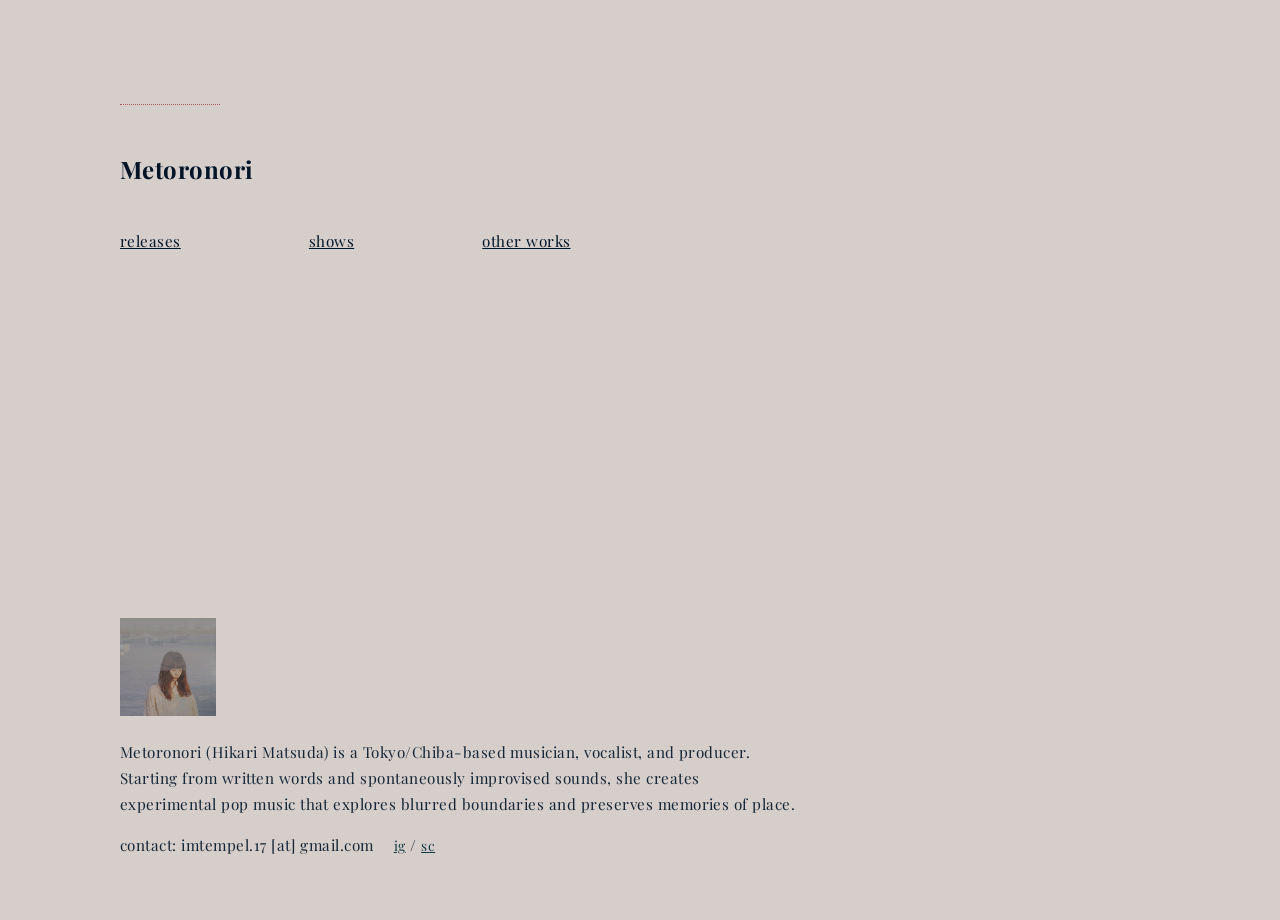
<file: index.html>
<!doctype html>
<html lang="en">
<head>
  <link rel="stylesheet" href="style.css">
  <meta charset="utf-8">
  <title>Metoronori</title>
</head>
<body>
 <div class="container">

   <div class="divider"></div>
   
<h2>
 Metoronori
</h2>

   <div class="nav">
  <a href="releases.html">releases</a>
  <a href="shows.html">shows</a>
  <a href="otherworks.html">other works</a>
</div>
   <div class="footer">
     <a href="metoronori2020.jpeg" target="_blank" rel="noopener noreferrer">
     <img
  src="metoronori2020.jpeg"
  alt="Metoronori portrait"
  class="portrait"
/>
     </a>
      <p>
        Metoronori (Hikari Matsuda) is a Tokyo/Chiba-based musician, vocalist, and producer. 
        Starting from written words and spontaneously improvised sounds, she creates experimental pop music that explores blurred boundaries and preserves memories of place.
      </p>
<div class="social">
      <p>
        contact: imtempel.17 [at] gmail.com　 <a href="https://instagram.com/metoronori" target="_blank" rel="noopener noreferrer">ig</a> / <a href="https://soundcloud.com/metoronori" target="_blank" rel="noopener noreferrer">sc</a>
      </p>　</div>
    </div>
   
 </div>
</body>
</html>
</file>
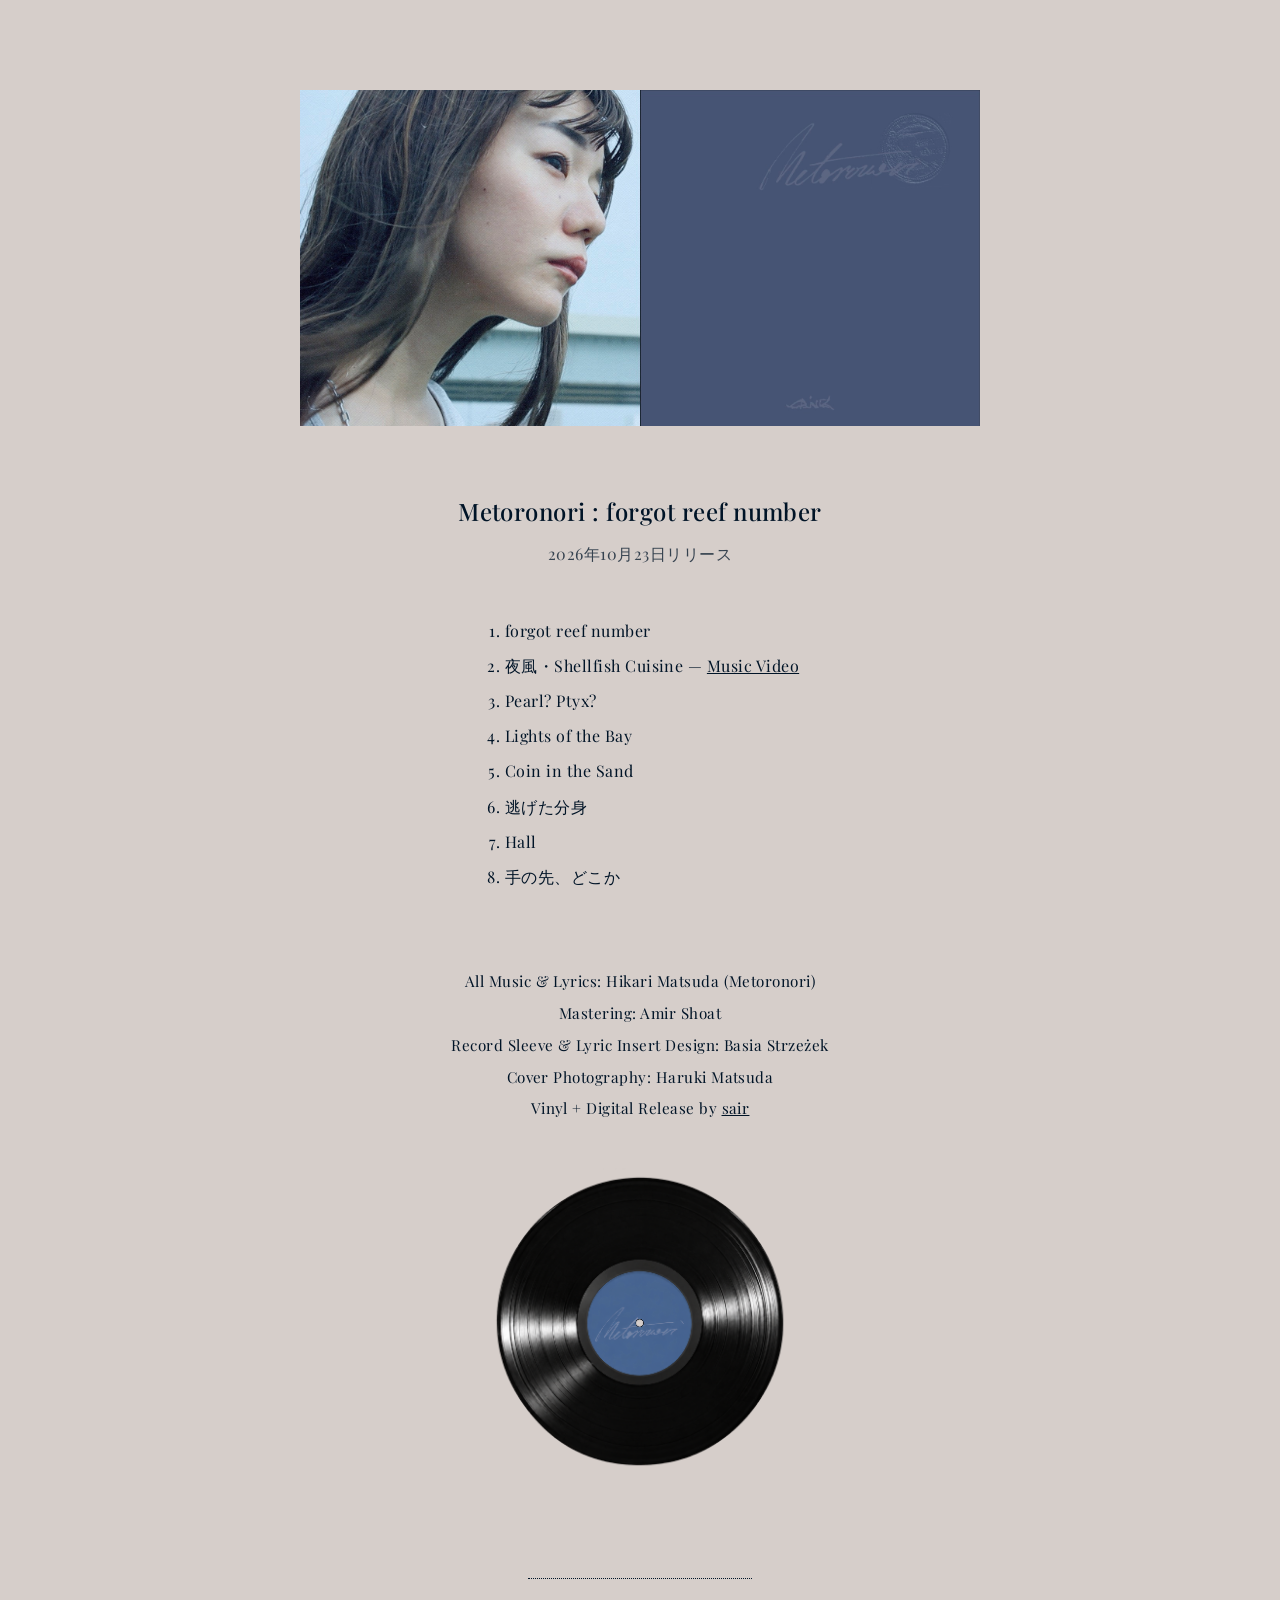
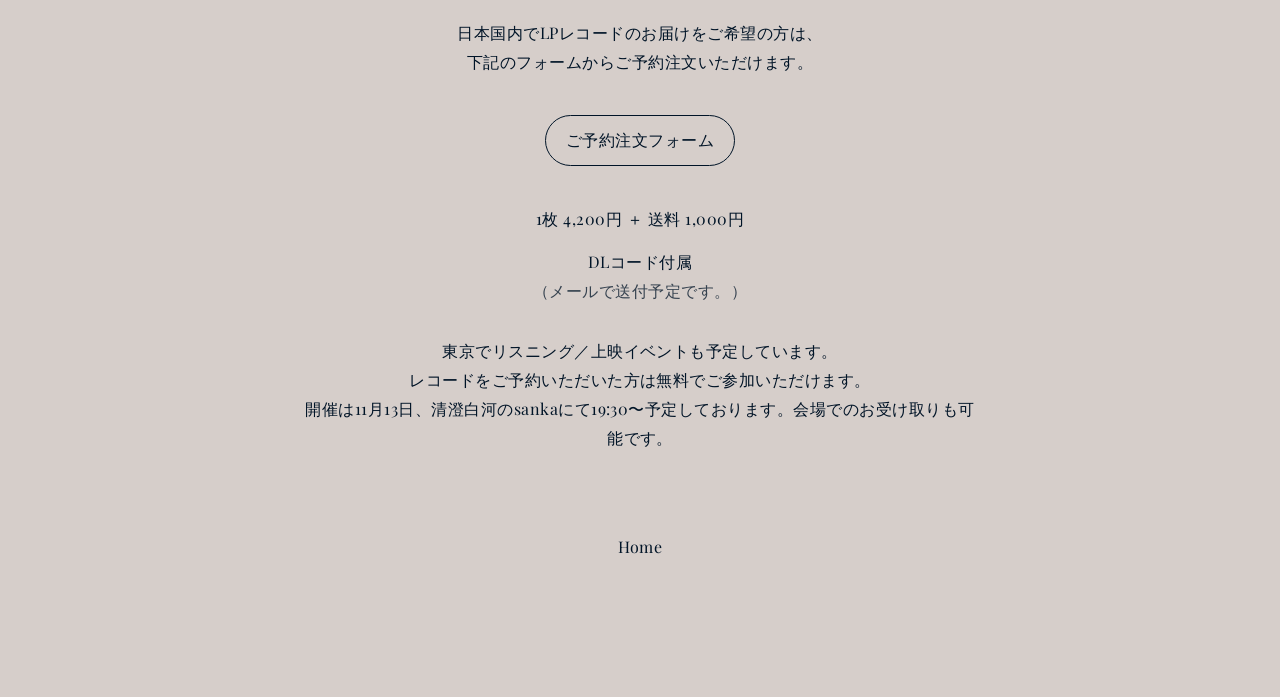
<file: forgot-reef-number-jp.html>
<!doctype html>
<html lang="ja">
<head>
  <meta charset="utf-8" />
  <meta name="viewport" content="width=device-width, initial-scale=1" />

  <title>forgot reef number — Metoronori</title>

  <link rel="stylesheet" href="style.css" />

  

  <style>
    .release-page {
      max-width: 680px;
      margin: 0 auto;
      padding: 70px 24px 100px;
      text-align: center;
      line-height: 1.8;
    }

    .release-page h1 {
      font-size: 1.5rem;
      font-weight: 500;
      margin-bottom: 0.3em;
    }

    .release-date {
      margin-bottom: 3em;
      opacity: 0.75;
    }

    .album-title {
      font-size: 1.25rem;
      margin-bottom: 1.2em;
    }

    .tracklist {
      display: inline-block;
      text-align: left;
      margin: 0 auto 1.5em;
      padding-left: 1.5em;
    }

    .tracklist li {
      margin-bottom: 0.4em;
    }

    .credits {
      margin: 3em 0;
      font-size: 0.95rem;
    }

    .credits div {
      margin-bottom: 0.3em;
    }

   .order-info {
  margin-top: 4em;
  padding-top: 2.5em;
  position: relative;
}

.order-info::before {
  content: "";
  display: block;
  width: 33%;
  border-top: 1px dotted currentColor;
  margin: 0 auto 2.5em;
}

    .order-info p {
      margin: 0.9em 0;
    }

    .order-button {
      display: inline-block;
      margin: 1.5em 0;
      padding: 10px 20px;
      border: 1px solid currentColor;
      border-radius: 999px;
      text-decoration: none;
    }

    .order-button:hover,
    .order-button:focus-visible {
      text-decoration: underline;
    }

    .back-to-top {
      margin-top: 5em;
    }

    .back-to-top a {
      text-decoration: none;
    }

    .back-to-top a:hover {
      text-decoration: underline;
    }

    .release-image {
  display: block;
  width: 100%;
  height: auto;
  margin-left: auto;
  margin-right: auto;
}

.release-image-top {
  max-width: 900px;
  margin-bottom: 4em;
}

.release-image-bottom {
  max-width: 900px;
  margin-top: 4em;
  margin-bottom: 4em;
}
    
    .record-image {
  display: block;
  width: 45%;
  max-width: 520px;
  height: auto;
  margin: 2em auto 3em;
}
    
  </style>
</head>

<body>

  <main class="release-page">

      <img
    src="met_0316.jpg"
    alt="forgot reef number record sleeve"
    class="release-image release-image-top"
  >


    <h1>Metoronori : forgot reef number</h1>

    <div class="release-date">
      2026年10月23日リリース
    </div>

    <ol class="tracklist">
      <li>forgot reef number</li>

      <li>
        夜風・Shellfish Cuisine
        —
        <a
          href="https://youtu.be/bXkGjL_22o4"
          target="_blank"
          rel="noopener noreferrer"
        >
          Music Video
        </a>
      </li>

      <li>Pearl? Ptyx?</li>
      <li>Lights of the Bay</li>
      <li>Coin in the Sand</li>
      <li>逃げた分身</li>
      <li>Hall</li>
      <li>手の先、どこか</li>
    </ol>

    <div class="credits">
      <div>All Music &amp; Lyrics: Hikari Matsuda (Metoronori)</div>
      <div>Mastering: Amir Shoat</div>
      <div>Record Sleeve &amp; Lyric Insert Design: Basia Strzeżek</div>
      <div>Cover Photography: Haruki Matsuda</div>
      <div>
  Vinyl + Digital Release by
  <a
    href="https://ssair.bandcamp.com/"
    target="_blank"
    rel="noopener noreferrer"
  >
    sair
  </a>
</div>
    </div>
    <img
  src="frnrecord1.png"
  alt="forgot reef number vinyl record"
  class="record-image"
>
    <section class="order-info">

      <p>
        日本国内でLPレコードのお届けをご希望の方は、<br>
        下記のフォームからご予約注文いただけます。
      </p>

      <a
        class="order-button"
        href="https://docs.google.com/forms/d/e/1FAIpQLSckJFq5-b1xk2lbDCJJY2A3jPOC4D8uL2dA_YRvgpLtD5_Ylw/viewform?usp=publish-editor"
        target="_blank" 
        rel="noopener noreferrer"
      >
        ご予約注文フォーム
      </a>

      <p>
        1枚 4,200円 ＋ 送料 1,000円
      </p>

      <p>
        DLコード付属<br>
        <span style="opacity: 0.75;">（メールで送付予定です。）</span>
      </p>

      <p style="margin-top: 2em;">  
        東京でリスニング／上映イベントも予定しています。<br>
  レコードをご予約いただいた方は無料でご参加いただけます。<br>
  開催は11月13日、清澄白河のsankaにて19:30〜予定しております。会場でのお受け取りも可能です。<br>
</p>

    </section>


    <p class="back-to-top">
      <a href="index.html">Home</a>
    </p>

  </main>

</body>
</html>
</file>
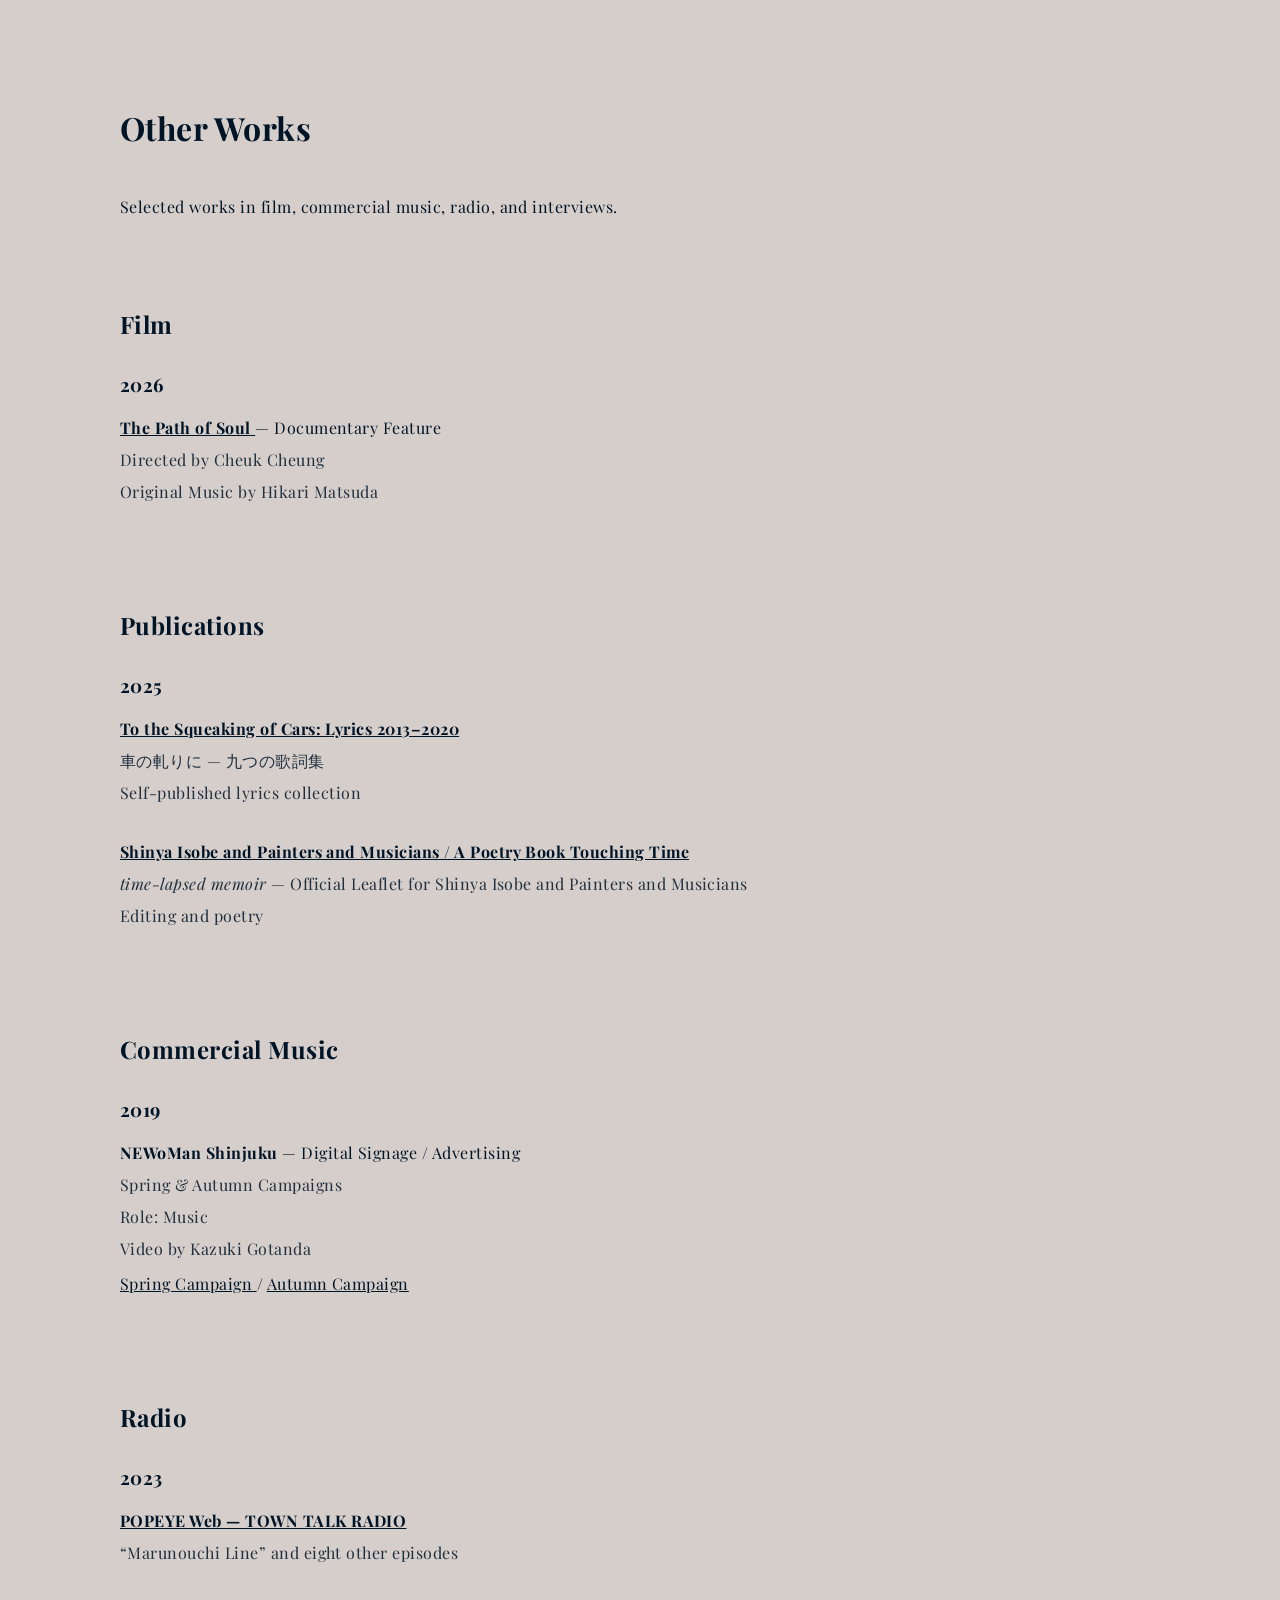
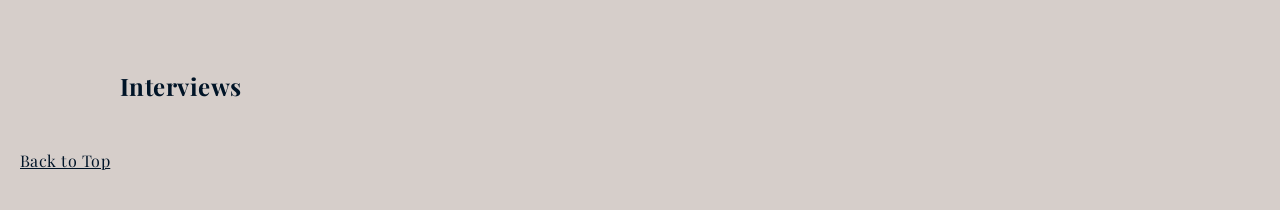
<file: otherworks.html>
<!doctype html>
<html lang="en">
<head>
  <meta charset="utf-8" />
  <meta name="viewport" content="width=device-width, initial-scale=1" />

  <title>Other Works — Metoronori</title>

  <link rel="stylesheet" href="style.css" />
</head>

<body>
  <div class="container">

    <h1>Other Works</h1>

    <p class="page-intro">
      Selected works in film, commercial music, radio, and interviews.
    </p>

    <section class="other-works-section">
      <h2>Film</h2>

      <div class="work-item">
        <h3>2026</h3>

        <div>
          <a
            href="https://mubi.com/en/jp/films/the-path-of-soul"
            target="_blank"
            rel="noopener noreferrer"
          >
            <strong>The Path of Soul</strong>
          </a>
          <span> — Documentary Feature</span>
        </div>

        <div class="work-details">
          Directed by Cheuk Cheung
        </div>

        <div class="work-details">
          Original Music by Hikari Matsuda
        </div>
      </div>
    </section>

    <section class="other-works-section">
  <h2>Publications</h2>

  <div class="work-item">
    <h3>2025</h3>

    <div>
      <a
        href="https://www.instagram.com/p/DNlVxxcSuEy/?img_index=1&igsh=c2NlczZ1M2k2aDl5"
        target="_blank"
        rel="noopener noreferrer"
      >
        <strong>To the Squeaking of Cars: Lyrics 2013–2020</strong>
      </a>
    </div>

    <div class="work-details">
      車の軋りに — 九つの歌詞集
    </div>

    <div class="work-details">
      Self-published lyrics collection
    </div>
  </div>

  <div class="work-item">
    <div>
      <a
        href="https://www.instagram.com/p/DSCza5uiQPO/?igsh=MWd0ZTQxM3hsaWVzMA=="
        target="_blank"
        rel="noopener noreferrer"
      >
        <strong>Shinya Isobe and Painters and Musicians / A Poetry Book Touching Time</strong>
      </a>
    </div>

    <div class="work-details">
      <em>time-lapsed memoir</em> — Official Leaflet for Shinya Isobe and Painters and Musicians
    </div>

    <div class="work-details">
      Editing and poetry
    </div>
  </div>
</section>

    <section class="other-works-section">
      <h2>Commercial Music</h2>

      <div class="work-item">
        <h3>2019</h3>

        <div>
          <strong>NEWoMan Shinjuku</strong>
          <span> — Digital Signage / Advertising</span>
        </div>

        <div class="work-details">
          Spring &amp; Autumn Campaigns
        </div>

        <div class="work-details">
          Role: Music
        </div>

        <div class="work-details">
          Video by Kazuki Gotanda
        </div>

        <div class="work-link">
          <a
            href="https://vimeo.com/314492950"
            target="_blank"
            rel="noopener noreferrer"
          >
            Spring Campaign
          </a>

          <span> / </span>

          <a
            href="https://vimeo.com/357005612"
            target="_blank"
            rel="noopener noreferrer"
          >
            Autumn Campaign
          </a>
        </div>
      </div>
    </section>

    <section class="other-works-section">
      <h2>Radio</h2>

      <div class="work-item">
        <h3>2023</h3>

        <div>
          <a
            href="https://popeyemagazine.jp/post-18055/"
            target="_blank"
            rel="noopener noreferrer"
          >
            <strong>POPEYE Web — TOWN TALK RADIO</strong>
          </a>
        </div>

        <div class="work-details">
          “Marunouchi Line” and eight other episodes
        </div>
      </div>
    </section>

    <section class="other-works-section">
      <h2>Interviews</h2>

      <!--
      <div class="work-item">
        <h3>Year</h3>

        <div>
          <a
            href="URL"
            target="_blank"
            rel="noopener noreferrer"
          >
            <strong>Interview Title</strong>
          </a>
        </div>

        <div class="work-details">
          Publication / Interviewer
        </div>
      </div>
      -->
    </section>

  </div><p class="back-to-top">
  <a href="index.html">Back to Top</a>
</p>
</body>
</html>
</file>
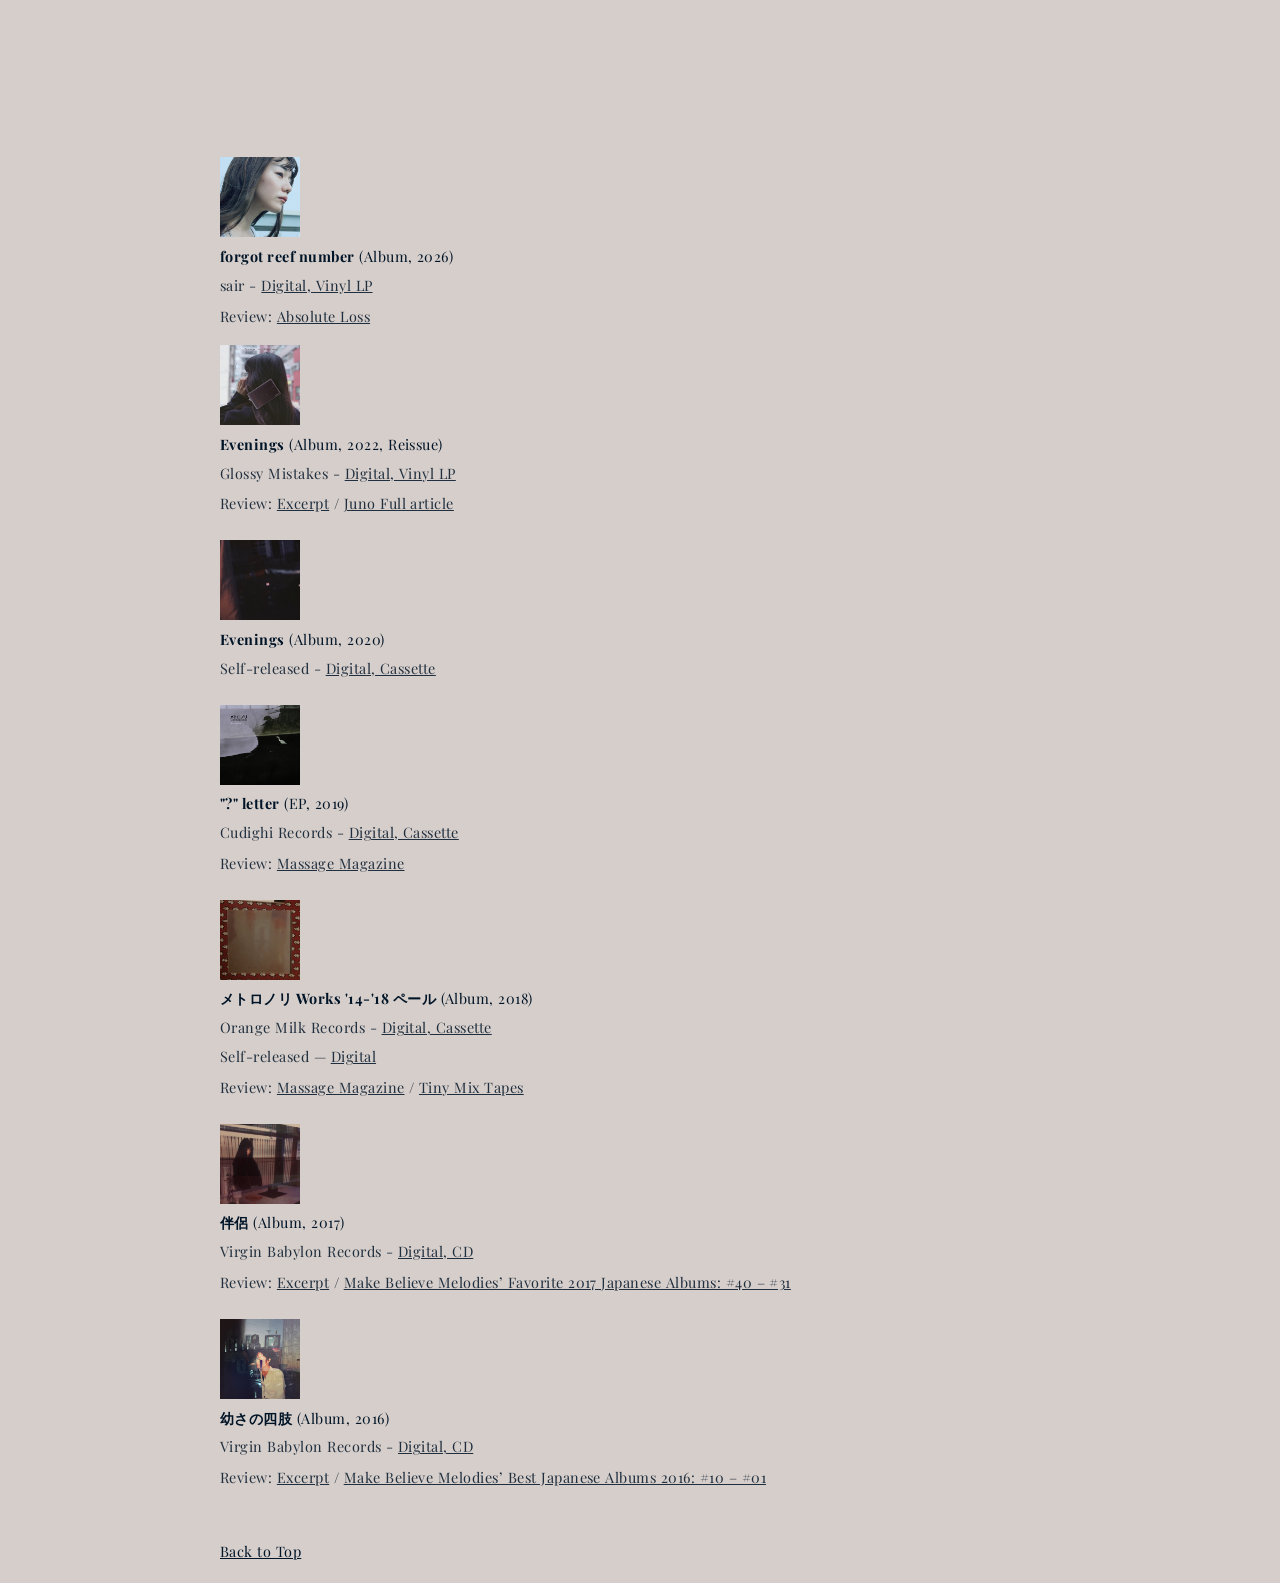
<file: releases.html>
<!doctype html>
<html lang="en">
<head>
  <meta charset="utf-8" />
  <meta name="viewport" content="width=device-width, initial-scale=1" />
  <title>releases — Metoronori</title>
  <link rel="stylesheet" href="style.css" />
</head>

<body>
  <div class="container">

<div class="container releases">
  
      <!-- New Release: forgot reef number -->
      <div style="margin-top: 1.2em;">
        <div>
          <img class="cover" src="frn.jpg"><br>
          <strong>forgot reef number</strong> (Album, 2026)
        </div>
        <div style="margin-top: 0.3em; opacity: 0.85;">
          sair - <a href="https://ssair.bandcamp.com/album/forgot-reef-number" target="_blank" rel="noopener noreferrer">Digital, Vinyl LP</a>
        </div>
        <div style="margin-top: 0.45em; opacity: 0.85;">
          Review:
          <a href="https://absoluteloss.com/reviews/metoronori-forgot-reef-number" target="_blank" rel="noopener noreferrer">Absolute Loss</a>
        </div>
      </div>

      <!-- Existing releases below -->
    <div style="margin-top: 1.2em;">
  <div>
    <img class="cover" src="evenings2022.jpg"><br>
  <strong>Evenings</strong> (Album, 2022, Reissue)
</div>
<div style="margin-top: 0.3em; opacity: 0.85;">
  Glossy Mistakes - <a href="https://glossymistakes.bandcamp.com/album/evenings" target="_blank" rel="noopener noreferrer">Digital, Vinyl LP</a>
</div>

<!-- Review links -->
<div style="margin-top: 0.45em; opacity: 0.85;">
  Review:
  <a href="Juno Daily metoronori evenings.png" target="_blank" rel="noopener noreferrer">Excerpt</a>
  /
  <a href="https://www.juno.co.uk/junodaily/2022/03/04/the-best-new-albums-this-week-48/" target="_blank" rel="noopener noreferrer">Juno Full article</a>
</div>
<br>
        <div><img class="cover" src="evenings2020.jpg"><br>
        <strong>Evenings</strong> (Album, 2020)
      </div>
      <div style="margin-top: 0.3em; opacity: 0.85;">
        Self-released - <a href="https://metoronori.bandcamp.com/album/evenings" target="_blank" rel="noopener noreferrer">Digital, Cassette</a>
      </div>
<br>
        <div><img class="cover" src="letter.jpg"><br>
          <strong>"?" letter</strong> (EP, 2019)
      </div>
      <div style="margin-top: 0.3em; opacity: 0.85;">
        Cudighi Records - <a href="https://cudighirecords.bandcamp.com/album/letter" target="_blank" rel="noopener noreferrer">Digital, Cassette</a>
      </div>
    <!-- Review links -->
<div style="margin-top: 0.45em; opacity: 0.85;">
  Review:
  <a href="https://themassage.jp/archives/review/13070" target="_blank" rel="noopener noreferrer">Massage Magazine</a>
    </div>
<br>
        <div><img class="cover" src="1418.jpg"><br>
          <strong>メトロノリ Works '14​-​'18 ペール</strong> (Album, 2018)
      </div>
      <div style="margin-top: 0.3em; opacity: 0.85;">
        Orange Milk Records - <a href="https://orangemilkrecords.bandcamp.com/album/works-14-18" target="_blank" rel="noopener noreferrer">Digital, Cassette</a>
      </div>
    <div style="margin-top: 0.3em; opacity: 0.85;">
        Self-released — <a href="https://metoronori.bandcamp.com/album/works-14-18" target="_blank" rel="noopener noreferrer">Digital</a>
      </div>
    <!-- Review links -->
<div style="margin-top: 0.45em; opacity: 0.85;">
  Review:
  <a href="https://themassage.jp/archives/review/12990" target="_blank" rel="noopener noreferrer">Massage Magazine</a> /  
  <a href="https://www.tinymixtapes.com/chocolate-grinder/listen-metoronori-metoronori-metoronori-works-14-18-peru" target="_blank" rel="noopener noreferrer">Tiny Mix Tapes</a>
</div><br>
      
    <div><img class="cover" src="hanryo.jpg"><br>
      <strong>伴侶</strong> (Album, 2017)
      </div>
     <div style="margin-top: 0.3em; opacity: 0.85;">
        Virgin Babylon Records - <a href="https://virginbabylonrecords.bandcamp.com/album/--6" target="_blank" rel="noopener noreferrer">Digital, CD</a>
      </div>
<!-- Review links -->
<div style="margin-top: 0.45em; opacity: 0.85;">
  Review:
  <a href="mbm metoronori hanryo.png" target="_blank" rel="noopener noreferrer">Excerpt</a>
  /
  <a href="https://makebelievemelodies.com/make-believe-melodies-favorite-2017-japanese-albums-40-31/" target="_blank" rel="noopener noreferrer">Make Believe Melodies’ Favorite 2017 Japanese Albums: #40 – #31</a>
</div>
<br>
 <div><img class="cover" src="osanasa.jpg"><br>
   <strong>幼さの四肢</strong> (Album, 2016)
      </div>
     <div style="margin-top: 0.3em; opacity: 0.85;">
        Virgin Babylon Records - <a href="https://virginbabylonrecords.bandcamp.com/album/--3" target="_blank" rel="noopener noreferrer">Digital, CD</a>
      </div>
<!-- Review links -->
<div style="margin-top: 0.45em; opacity: 0.85;">
  Review:
  <a href="mbm metoronori osanasa.png" target="_blank" rel="noopener noreferrer">Excerpt</a>
  /
  <a href="https://makebelievemelodies.com/make-believe-melodies-best-japanese-albums-2016-10-01/" target="_blank" rel="noopener noreferrer">Make Believe Melodies’ Best Japanese Albums 2016: #10 – #01</a>
</div>
<br><br>
 <a href="index.html">Back to Top</a>
  </div>  </div>
</body>
</html>
</file>
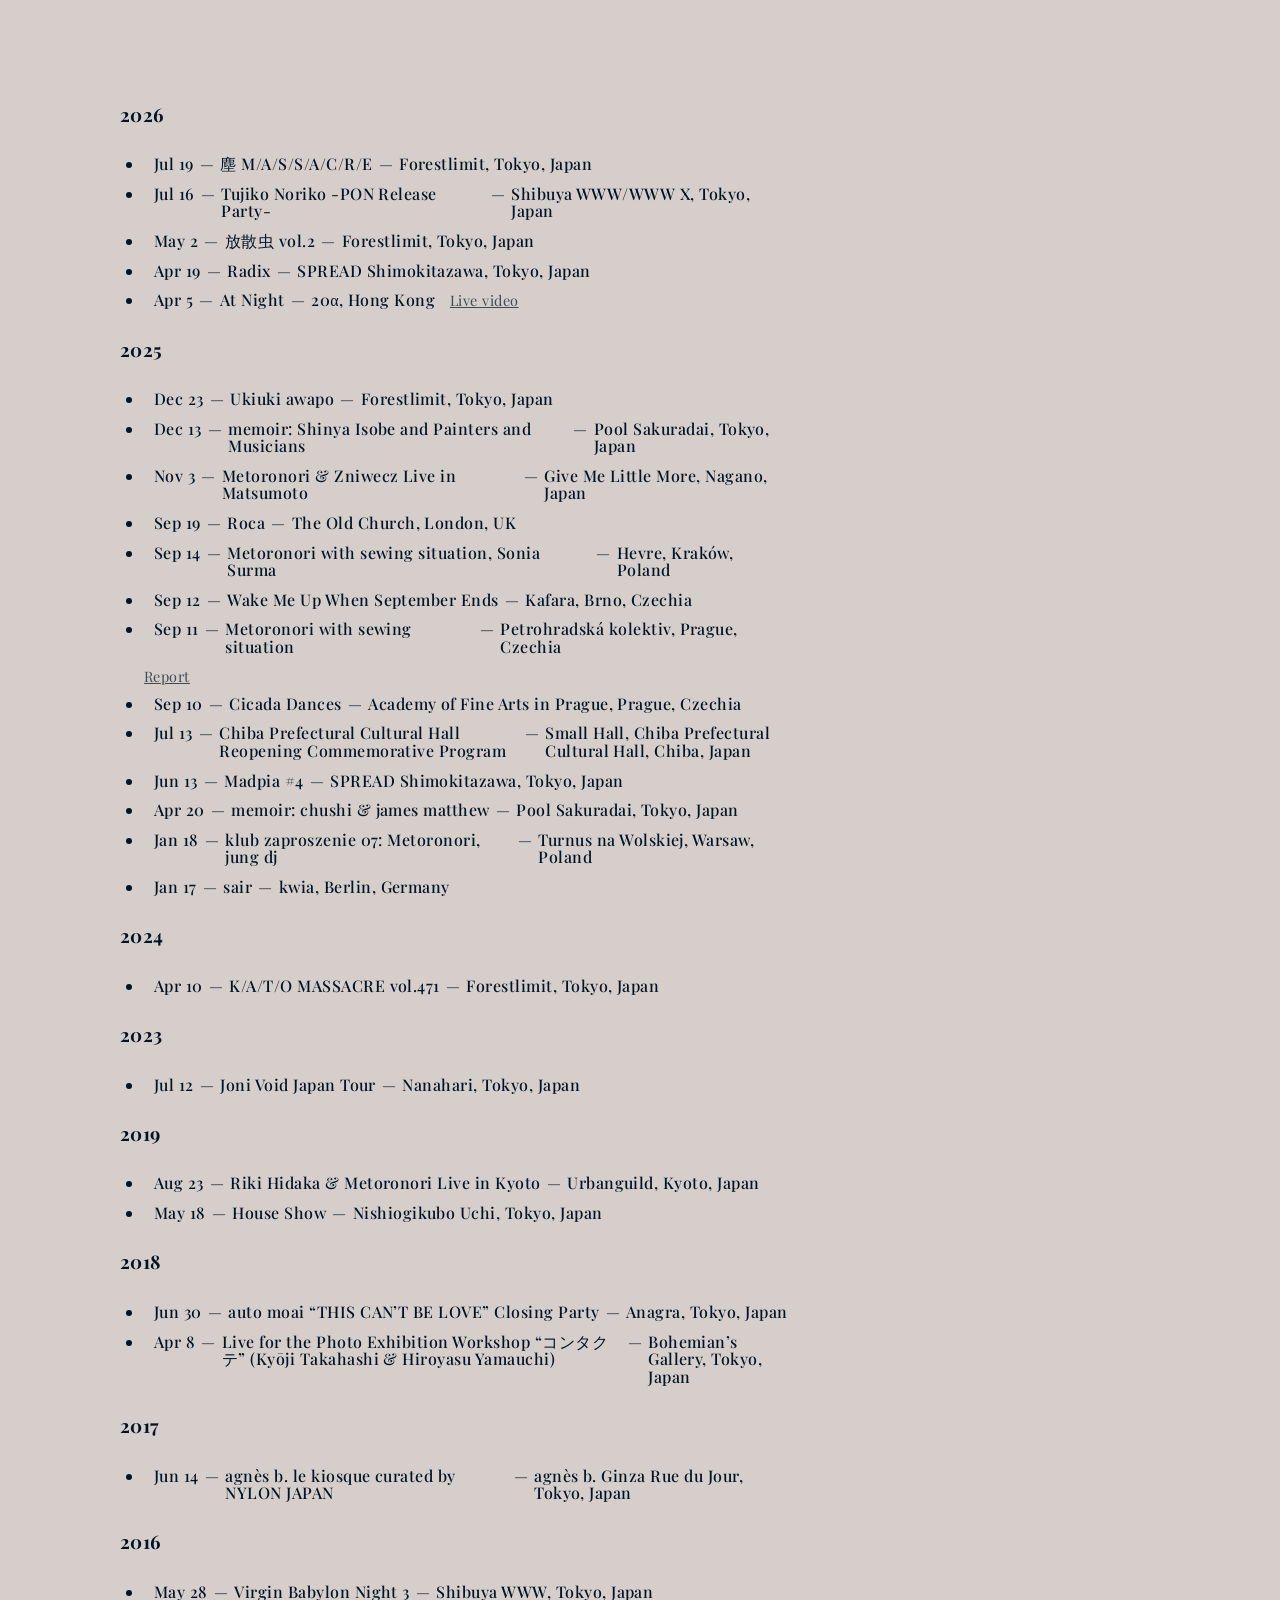
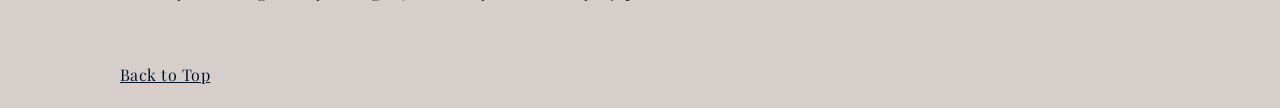
<file: shows.html>
<!doctype html>
<html lang="en">
<head>
  <meta charset="utf-8" />
  <meta name="viewport" content="width=device-width, initial-scale=1" />
  <title>shows — Metoronori</title>
  <link rel="stylesheet" href="style.css" />
</head>

<body>
  <div class="container">
<h3>2026</h3>

<ul class="live-list">
  <li>
    <a class="live-row" href="https://ja.ra.co/events/2497623" target="_blank" rel="noopener noreferrer">
      <span class="live-date">Jul 19</span>
      <span class="live-sep">—</span>
      <span class="live-title">塵 M/A/S/S/A/C/R/E</span>
      <span class="live-sep">—</span>
      <span class="live-venue">Forestlimit, Tokyo, Japan</span>
    </a>
  </li>

  <li>
    <a class="live-row" href="https://www-shibuya.jp/schedule/019811.php" target="_blank" rel="noopener noreferrer">
      <span class="live-date">Jul 16</span>
      <span class="live-sep">—</span>
      <span class="live-title">Tujiko Noriko -PON Release Party-</span>
      <span class="live-sep">—</span>
      <span class="live-venue">Shibuya WWW/WWW X, Tokyo, Japan</span>
    </a>
  </li>

  <li>
    <a class="live-row" href="https://www.forestlimit.com/event-details/hosanchuvol-2" target="_blank" rel="noopener noreferrer">
      <span class="live-date">May 2</span>
      <span class="live-sep">—</span>
      <span class="live-title">放散虫 vol.2</span>
      <span class="live-sep">—</span>
      <span class="live-venue">Forestlimit, Tokyo, Japan</span>
    </a>
  </li>

  <li>
    <a class="live-row" href="https://avyss-magazine.com/2026/04/15/70795/" target="_blank" rel="noopener noreferrer">
      <span class="live-date">Apr 19</span>
      <span class="live-sep">—</span>
      <span class="live-title">Radix</span>
      <span class="live-sep">—</span>
      <span class="live-venue">SPREAD Shimokitazawa, Tokyo, Japan</span>
    </a>
  </li>

  <li>
    <a class="live-row" href="https://www.instagram.com/p/DY4Rpy9k_zf/?utm_source=ig_web_button_share_sheet" target="_blank" rel="noopener noreferrer">
      <span class="live-date">Apr 5</span>
      <span class="live-sep">—</span>
      <span class="live-title">At Night</span>
      <span class="live-sep">—</span>
      <span class="live-venue">20α, Hong Kong</span>
    </a>
    <a class="live-report" href="https://youtu.be/wqa_90C1JLc?si=LGSyNWl-MP4Q7c7M" target="_blank" rel="noopener noreferrer">
      Live video
    </a>
  </li>
</ul>
  <h3>2025</h3>
  <ul class="live-list">

    <li>
      <a class="live-row" href="https://www.forestlimit.com/event-details/ukiuki-awapo" target="_blank" rel="noopener noreferrer">
        <span class="live-date">Dec 23</span>
        <span class="live-sep">—</span>
        <span class="live-title">Ukiuki awapo</span>
        <span class="live-sep">—</span>
        <span class="live-venue">Forestlimit, Tokyo, Japan</span>
      </a>
    </li>

    <li>
      <a class="live-row" href="https://www.instagram.com/memoir.party/p/DQyxS9QCXfZ/" target="_blank" rel="noopener noreferrer">
        <span class="live-date">Dec 13</span>
        <span class="live-sep">—</span>
        <span class="live-title">memoir: Shinya Isobe and Painters and Musicians</span>
        <span class="live-sep">—</span>
        <span class="live-venue">Pool Sakuradai, Tokyo, Japan</span>
      </a>
    </li>

    <li>
      <a class="live-row" href="https://givemelittlemore.blogspot.com/2025/09/2025113-zniwecz-live-in-live-zniwecz.html" target="_blank" rel="noopener noreferrer">
        <span class="live-date">Nov 3</span>
        <span class="live-sep">—</span>
        <span class="live-title">Metoronori &amp; Zniwecz Live in Matsumoto</span>
        <span class="live-sep">—</span>
        <span class="live-venue">Give Me Little More, Nagano, Japan</span>
      </a>
    </li>

    <li>
      <a class="live-row" href="https://ra.co/events/2246619" target="_blank" rel="noopener noreferrer">
        <span class="live-date">Sep 19</span>
        <span class="live-sep">—</span>
        <span class="live-title">Roca</span>
        <span class="live-sep">—</span>
        <span class="live-venue">The Old Church, London, UK</span>
      </a>
    </li>

    <li>
      <a class="live-row" href="https://ra.co/events/2237848" target="_blank" rel="noopener noreferrer">
        <span class="live-date">Sep 14</span>
        <span class="live-sep">—</span>
        <span class="live-title">Metoronori with sewing situation, Sonia Surma</span>
        <span class="live-sep">—</span>
        <span class="live-venue">Hevre, Kraków, Poland</span>
      </a>
    </li>

    <li>
      <a class="live-row" href="https://www.facebook.com/events/1264117178059661/" target="_blank" rel="noopener noreferrer">
        <span class="live-date">Sep 12</span>
        <span class="live-sep">—</span>
        <span class="live-title">Wake Me Up When September Ends</span>
        <span class="live-sep">—</span>
        <span class="live-venue">Kafara, Brno, Czechia</span>
      </a>
    </li>

    <li>
      <a class="live-row" href="https://petrohradskakolektiv.com/11-09-2025-19-00-LIVE-Metoronori-with-sewing-situation" target="_blank" rel="noopener noreferrer">
        <span class="live-date">Sep 11</span>
        <span class="live-sep">—</span>
        <span class="live-title">Metoronori with sewing situation</span>
        <span class="live-sep">—</span>
        <span class="live-venue">Petrohradská kolektiv, Prague, Czechia</span></a>
        <a
    class="live-report"
    href="https://www.instagram.com/metoronori/p/DOq0xI5DLOQ/"
    target="_blank"
    rel="noopener noreferrer"
  >
    Report
  </a>
    </li>

    <li>
      <a class="live-row" href="https://www.instagram.com/p/DONj5pKDEP7/" target="_blank" rel="noopener noreferrer">
        <span class="live-date">Sep 10</span>
        <span class="live-sep">—</span>
        <span class="live-title">Cicada Dances</span>
        <span class="live-sep">—</span>
        <span class="live-venue">Academy of Fine Arts in Prague, Prague, Czechia</span>
      </a>
    </li>

    <li>
      <a class="live-row" href="https://www.cbs.or.jp/chiba/archives/4002" target="_blank" rel="noopener noreferrer">
        <span class="live-date">Jul 13</span>
        <span class="live-sep">—</span>
        <span class="live-title">Chiba Prefectural Cultural Hall Reopening Commemorative Program</span>
        <span class="live-sep">—</span>
        <span class="live-venue">Small Hall, Chiba Prefectural Cultural Hall, Chiba, Japan</span>
      </a>
    </li>

    <li>
      <a class="live-row" href="https://ra.co/events/2164471" target="_blank" rel="noopener noreferrer">
        <span class="live-date">Jun 13</span>
        <span class="live-sep">—</span>
        <span class="live-title">Madpia #4</span>
        <span class="live-sep">—</span>
        <span class="live-venue">SPREAD Shimokitazawa, Tokyo, Japan</span>
      </a>
    </li>

    <li>
      <a class="live-row" href="https://avyss-magazine.com/2025/03/26/58514/" target="_blank" rel="noopener noreferrer">
        <span class="live-date">Apr 20</span>
        <span class="live-sep">—</span>
        <span class="live-title">memoir: chushi &amp; james matthew</span>
        <span class="live-sep">—</span>
        <span class="live-venue">Pool Sakuradai, Tokyo, Japan</span>
      </a>
    </li>

    <li>
      <a class="live-row" href="https://ra.co/events/2069385" target="_blank" rel="noopener noreferrer">
        <span class="live-date">Jan 18</span>
        <span class="live-sep">—</span>
        <span class="live-title">klub zaproszenie 07: Metoronori, jung dj</span>
        <span class="live-sep">—</span>
        <span class="live-venue">Turnus na Wolskiej, Warsaw, Poland</span>
      </a>
    </li>

    <li>
      <a class="live-row" href="https://www.instagram.com/sairqx/p/DExHGvxNbRD/" target="_blank" rel="noopener noreferrer">
        <span class="live-date">Jan 17</span>
        <span class="live-sep">—</span>
        <span class="live-title">sair</span>
        <span class="live-sep">—</span>
        <span class="live-venue">kwia, Berlin, Germany</span>
      </a>
    </li>
      </ul>

    <h3>2024</h3>
<ul class="live-list">
  <li class="live-item">
    <a class="live-row" href="https://www.instagram.com/p/C5YWkcvSSLh/" target="_blank" rel="noopener noreferrer">
      <span class="live-date">Apr 10</span><span class="live-sep">—</span>
      <span class="live-title">K/A/T/O MASSACRE vol.471</span><span class="live-sep">—</span>
      <span class="live-venue">Forestlimit, Tokyo, Japan</span>
    </a>
  </li>
</ul>

<h3>2023</h3>
<ul class="live-list">
  <li class="live-item">
    <a class="live-row" href="https://ftftftf.com/2023.html#0712" target="_blank" rel="noopener noreferrer">
      <span class="live-date">Jul 12</span><span class="live-sep">—</span>
      <span class="live-title">Joni Void Japan Tour</span><span class="live-sep">—</span>
      <span class="live-venue">Nanahari, Tokyo, Japan</span>
    </a>
  </li>
</ul>

<h3>2019</h3>
<ul class="live-list">
  <li class="live-item">
    <a class="live-row" href="https://www.urbanguild.net/ur_schedule/event/20190823_riki_metoronori" target="_blank" rel="noopener noreferrer">
      <span class="live-date">Aug 23</span><span class="live-sep">—</span>
      <span class="live-title">Riki Hidaka &amp; Metoronori Live in Kyoto</span><span class="live-sep">—</span>
      <span class="live-venue">Urbanguild, Kyoto, Japan</span>
    </a>
  </li>

  <li class="live-item">
    <a class="live-row" href="https://uhirauhira.tumblr.com/post/184842948051/house-show-%E3%83%8F%E3%82%A6%E3%82%B9%E3%82%B7%E3%83%A7%E3%83%BC-5%E6%9C%8818%E6%97%A5-%E5%9C%9F-%E8%A5%BF%E8%8D%BB%E7%AA%AAuchi-open" target="_blank" rel="noopener noreferrer">
      <span class="live-date">May 18</span><span class="live-sep">—</span>
      <span class="live-title">House Show</span><span class="live-sep">—</span>
      <span class="live-venue">Nishiogikubo Uchi, Tokyo, Japan</span>
    </a>
  </li>
</ul>

<h3>2018</h3>
<ul class="live-list">
  <li class="live-item">
    <a class="live-row" href="https://fnmnl.tv/2018/06/15/54544" target="_blank" rel="noopener noreferrer">
      <span class="live-date">Jun 30</span><span class="live-sep">—</span>
      <span class="live-title">auto moai “THIS CAN’T BE LOVE” Closing Party</span><span class="live-sep">—</span>
      <span class="live-venue">Anagra, Tokyo, Japan</span>
    </a>
  </li>

  <!-- no link -->
  <li class="live-item">
    <span class="live-row live-row--nolink">
      <span class="live-date">Apr 8</span><span class="live-sep">—</span>
      <span class="live-title">Live for the Photo Exhibition Workshop “コンタクテ” (Kyōji Takahashi &amp; Hiroyasu Yamauchi)</span><span class="live-sep">—</span>
      <span class="live-venue">Bohemian’s Gallery, Tokyo, Japan</span>
    </span>
  </li>
</ul>

<h3>2017</h3>
<ul class="live-list">
  <li class="live-item">
    <a class="live-row" href="https://www.nylon.jp/music171.html" target="_blank" rel="noopener noreferrer">
      <span class="live-date">Jun 14</span><span class="live-sep">—</span>
      <span class="live-title">agnès b. le kiosque curated by NYLON JAPAN</span><span class="live-sep">—</span>
      <span class="live-venue">agnès b. Ginza Rue du Jour, Tokyo, Japan</span>
    </a>
  </li>
</ul>

<h3>2016</h3>
<ul class="live-list">
  <li class="live-item">
    <a class="live-row" href="https://www.livefans.jp/groups/85146" target="_blank" rel="noopener noreferrer">
      <span class="live-date">May 28</span><span class="live-sep">—</span>
      <span class="live-title">Virgin Babylon Night 3</span><span class="live-sep">—</span>
      <span class="live-venue">Shibuya WWW, Tokyo, Japan</span>
    </a>
  </li>
</ul>

    
    
<br><br>
 <a href="index.html">Back to Top</a>

</section>

<style>
 .live-item {
  align-items: baseline;
  gap: 10px;
}

.live-history {
  max-width: 980px;
}

.live-list {
  list-style: disc;
  padding-left: 1.5em;
  margin: 0;
}

.live-row,
.live-row:link,
.live-row:visited {
  font-weight: 500;
  display: inline-flex;
  padding: 6px 10px;
  border-radius: 10px;
  text-decoration: none;
  line-height: 1.1;
  flex: 1;
}

.live-row:hover,
.live-row:focus-visible {
  text-decoration: underline;
  outline: none;
}

.live-date {
  font-variant-numeric: tabular-nums;
  white-space: nowrap;
}

.live-sep {
  padding: 0 6px;
  opacity: 0.65;
}

.live-row--nolink {
  cursor: default;
  text-decoration: none;
}

.live-row--nolink:hover,
.live-row--nolink:focus-visible {
  text-decoration: none;
}
  
  /* Reportリンク */
.live-report {
  font-size: 0.9em;
  white-space: nowrap;
  text-decoration: underline;
  opacity: 0.7;
}

.live-report:hover,
.live-report:focus-visible {
  opacity: 1;
}
</style>


  </div>
</body>
</html>
</file>
<file: style.css>
@import url("https://fonts.googleapis.com/css2?family=Playfair+Display:wght@400;500;600&display=swap");

:root {
  --bg: #D6CECA;
  --text: #001427;
}

body {
  margin: 0;
  padding: 20px 20px;
  background: var(--bg);
  color: var(--text);
  font-family: "Playfair Display", Georgia, "Times New Roman", serif;
  line-height: 1.7;
  letter-spacing: 0.03em;
}

a {
  color: inherit;
  text-decoration: underline;
}

a:hover {
  text-decoration: underline;
}

.container {
  max-width: 680px;
  margin-left: 100px;
  margin-top: 60px;

  min-height: calc(100vh - 80px); /* ← 画面の残り高さを使う */
  display: flex;                  /* ← 親をflexに */
  flex-direction: column;         /* ← 縦に積む */
}

.releases {
  font-size: 0.9em;
}

.nav {
  display: flex;
  gap: 8rem;          /* 好みで 6〜12rem */
  margin-top: 1.2em;
}

.nav a {
  font-size: 0.95rem;
  color: #001427;
}

/* スマホで余白とgapを縮める */
@media (max-width: 700px) {
  .container {
    margin-left: 20px;
    margin-right: 20px;
    margin-top: 40px;
  }

  .nav {
    gap: 2.5rem;
  }
}

.divider {
  margin: 1.5em 0 1.5em 0;      /* 上下の余白 */
  border-top: 1px dotted #9E2A2B;
  opacity: 0.7;
  width: 100px;                /* 線の長さ（短めがおすすめ） */
}


.footer {
  margin-top: auto;   /* ← これが魔法 */
  padding-top: 1.0em;
  font-size: 0.95rem;
  opacity: 0.9;
}


.cover {
  width: 80px;
  height: 80px;
  object-fit: cover;
  flex: 0 0 auto;
}

.portrait {
  width: 96px;          /* 小さめ */
  max-width: 40%;
  display: block;
  margin: 0 0 1.6em 0;   /* 下に少し余白 */
  opacity: 0.9;          /* ほんの少し抑える */
}

.social a {
  color: #012A36;
  font-size: 0.9em;
  text-decoration: underline;
}

.other-works-section {
  margin-top: 3em;
}

.other-works-section h2 {
  margin-bottom: 1em;
}

.work-item {
  margin-top: 1.5em;
  margin-bottom: 2em;
}

.work-item h3 {
  margin-bottom: 0.7em;
}

.work-details {
  margin-top: 0.3em;
  opacity: 0.85;
}

.work-link {
  margin-top: 0.5em;
}
</file>
